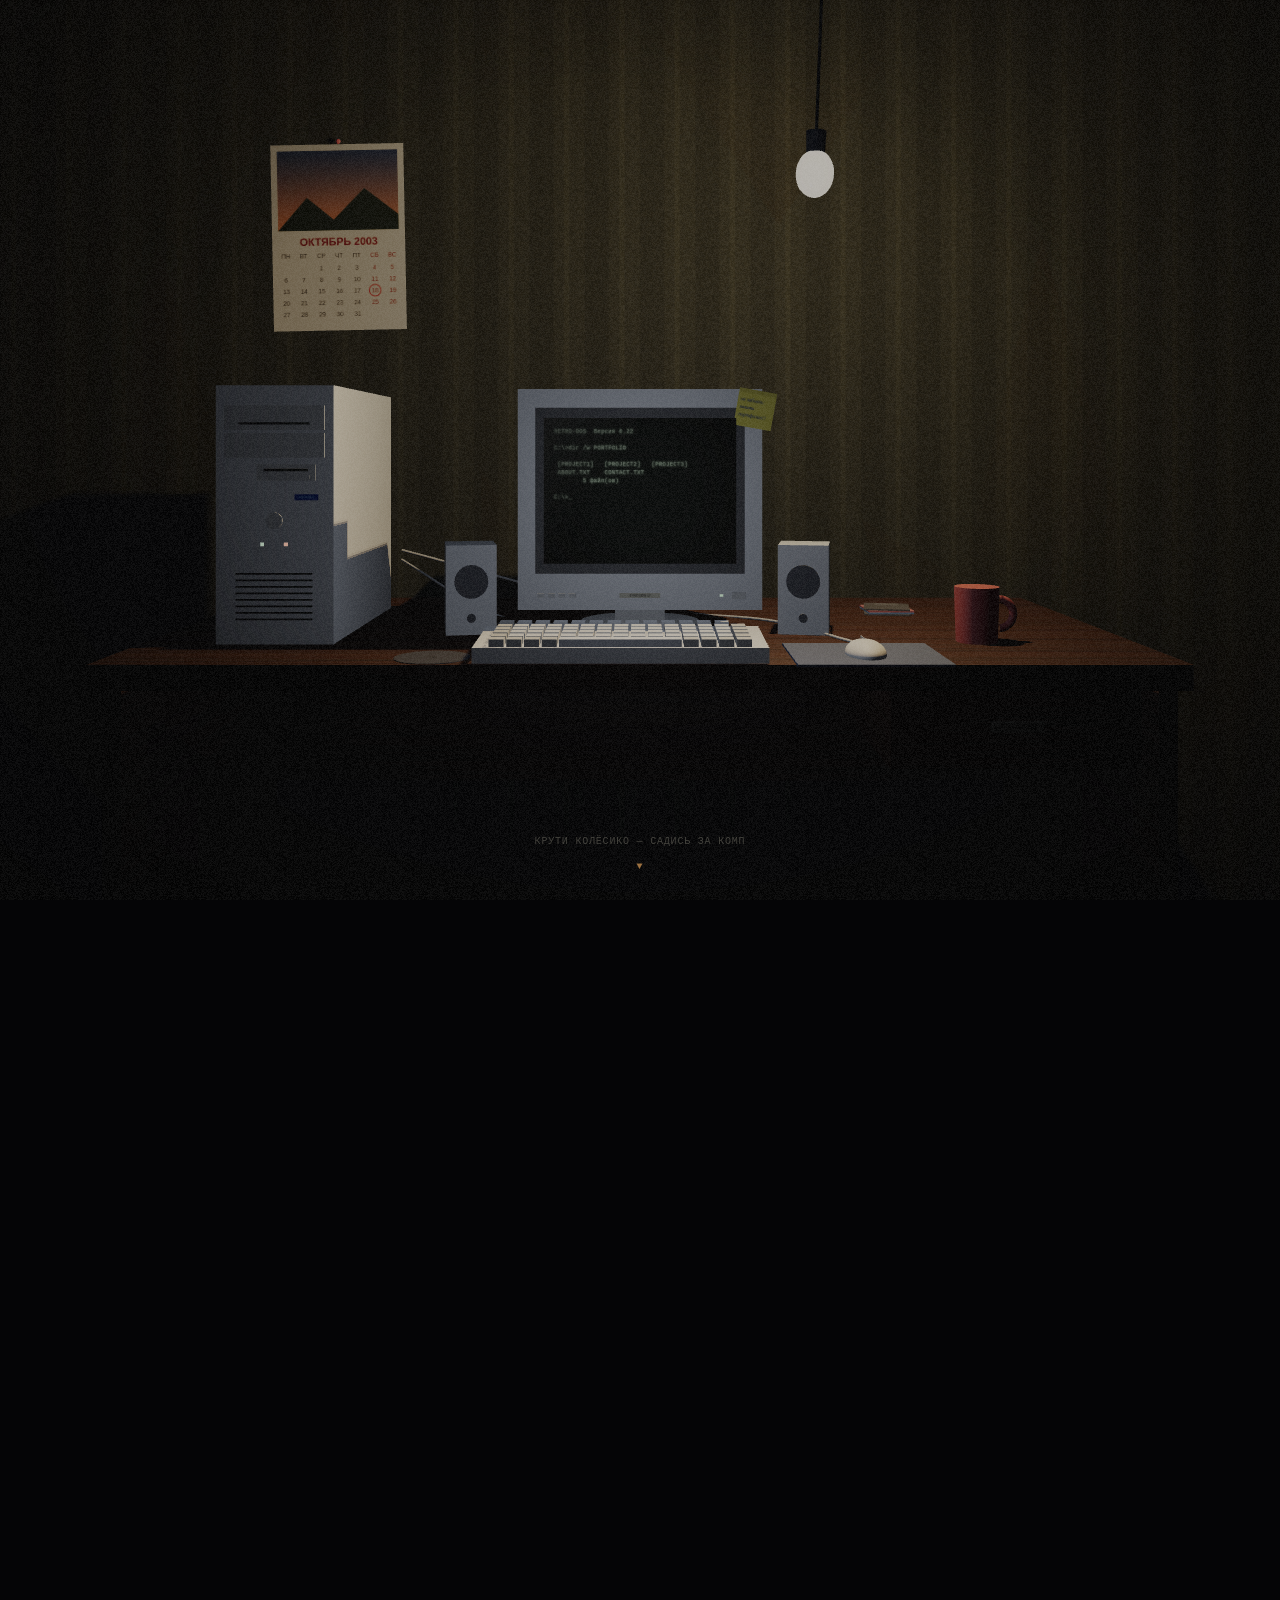
<file: index.html>
<!doctype html>
<html lang="ru">
<head>
<meta charset="utf-8">
<meta name="viewport" content="width=device-width, initial-scale=1, viewport-fit=cover">
<meta http-equiv="Content-Security-Policy" content="default-src 'self'; script-src 'self'; style-src 'self' 'unsafe-inline' https://fonts.googleapis.com; font-src https://fonts.gstatic.com; img-src 'self' data: blob:; connect-src 'none'; media-src 'none'; object-src 'none'; frame-src 'none'; worker-src 'none'; base-uri 'none'; form-action 'none'; upgrade-insecure-requests">
<meta name="referrer" content="no-referrer">
<title>inv1zel.log</title>
<meta name="description" content="Портфолио inv1zel: старый компьютер в тёмной комнате, загрузка и своя операционная система нулевых с проектами внутри.">
<meta name="theme-color" content="#050506">
<meta name="color-scheme" content="dark">
<meta property="og:type" content="website">
<meta property="og:title" content="inv1zel.log">
<meta property="og:description" content="Портфолио inv1zel: старый компьютер в тёмной комнате, загрузка и своя операционная система нулевых с проектами внутри.">
<link rel="icon" href="favicon.svg" type="image/svg+xml">
<script src="guard.js" integrity="sha384-bYv936b9/P+Gq7EsW3YjPHe31feV5deF9gBqMUiL3E011XFOo42CzlOadlzMwbJv"></script>
<link rel="preconnect" href="https://fonts.googleapis.com">
<link rel="preconnect" href="https://fonts.gstatic.com" crossorigin>
<link rel="stylesheet" href="https://fonts.googleapis.com/css2?family=Press+Start+2P&family=Pixelify+Sans:wght@400;600&family=IBM+Plex+Mono:wght@400;600&display=swap">
<link rel="stylesheet" href="style.css" integrity="sha384-71lJg/laCZKkSiZyqaQjt0fuJ3w6I0i/E0/mpQr0ud0KlHImEjcHFde6+wJ6SGkK">
</head>
<body>
<canvas id="scene"></canvas>
<div class="fx vignette"></div>
<div class="fx grain" id="grain"></div>
<div class="hint" id="hint">
  <div>КРУТИ КОЛЁСИКО — САДИСЬ ЗА КОМП</div>
  <div class="arrow">▼</div>
</div>
<div id="track"></div>
<div id="loader"><span>ЗАГРУЗКА</span></div>

<div id="os" hidden>
  <div class="os-desk" id="osDesk" hidden>
    <div class="os-area" id="osArea">
      <div class="os-icons" id="osIcons"></div>
      <canvas class="os-wall" id="osWall" aria-hidden="true"></canvas>
      <div class="os-wallmark"><b data-osname></b><span>v2.4 · build 2003 · <span data-oshost></span>.net</span></div>
    </div>
    <div class="os-panel">
      <button class="btn os-start" id="osStart" aria-haspopup="menu" aria-expanded="false"><i></i><span data-osname></span></button>
      <div class="os-menu bv" id="osMenu" role="menu" hidden></div>
      <div class="os-tasks" id="osTasks"></div>
      <div class="os-tray bv-in"><span>RU</span><span id="osClock">--:--</span></div>
    </div>
  </div>
  <div class="os-boot" id="osBoot" hidden></div>
  <div class="os-crt"></div>
</div>

<script src="vendor/three.min.js" integrity="sha384-CI3ELBVUz9XQO+97x6nwMDPosPR5XvsxW2ua7N1Xeygeh1IxtgqtCkGfQY9WWdHu"></script>
<script src="scene.js" integrity="sha384-uXnaPFQkCCYA7ynVwVBGc6y7daah68S3v/oKAEcnoVLfGp4eZNm28g66LrGJZRCc"></script>
<script src="os.js" integrity="sha384-XsJF3BtSd3YCRRvR1s3SskQVVGkgiA36A/3Qbq6XwDBq56P0UqQMVifJfqlAqj9l"></script>
</body>
</html>
</file>
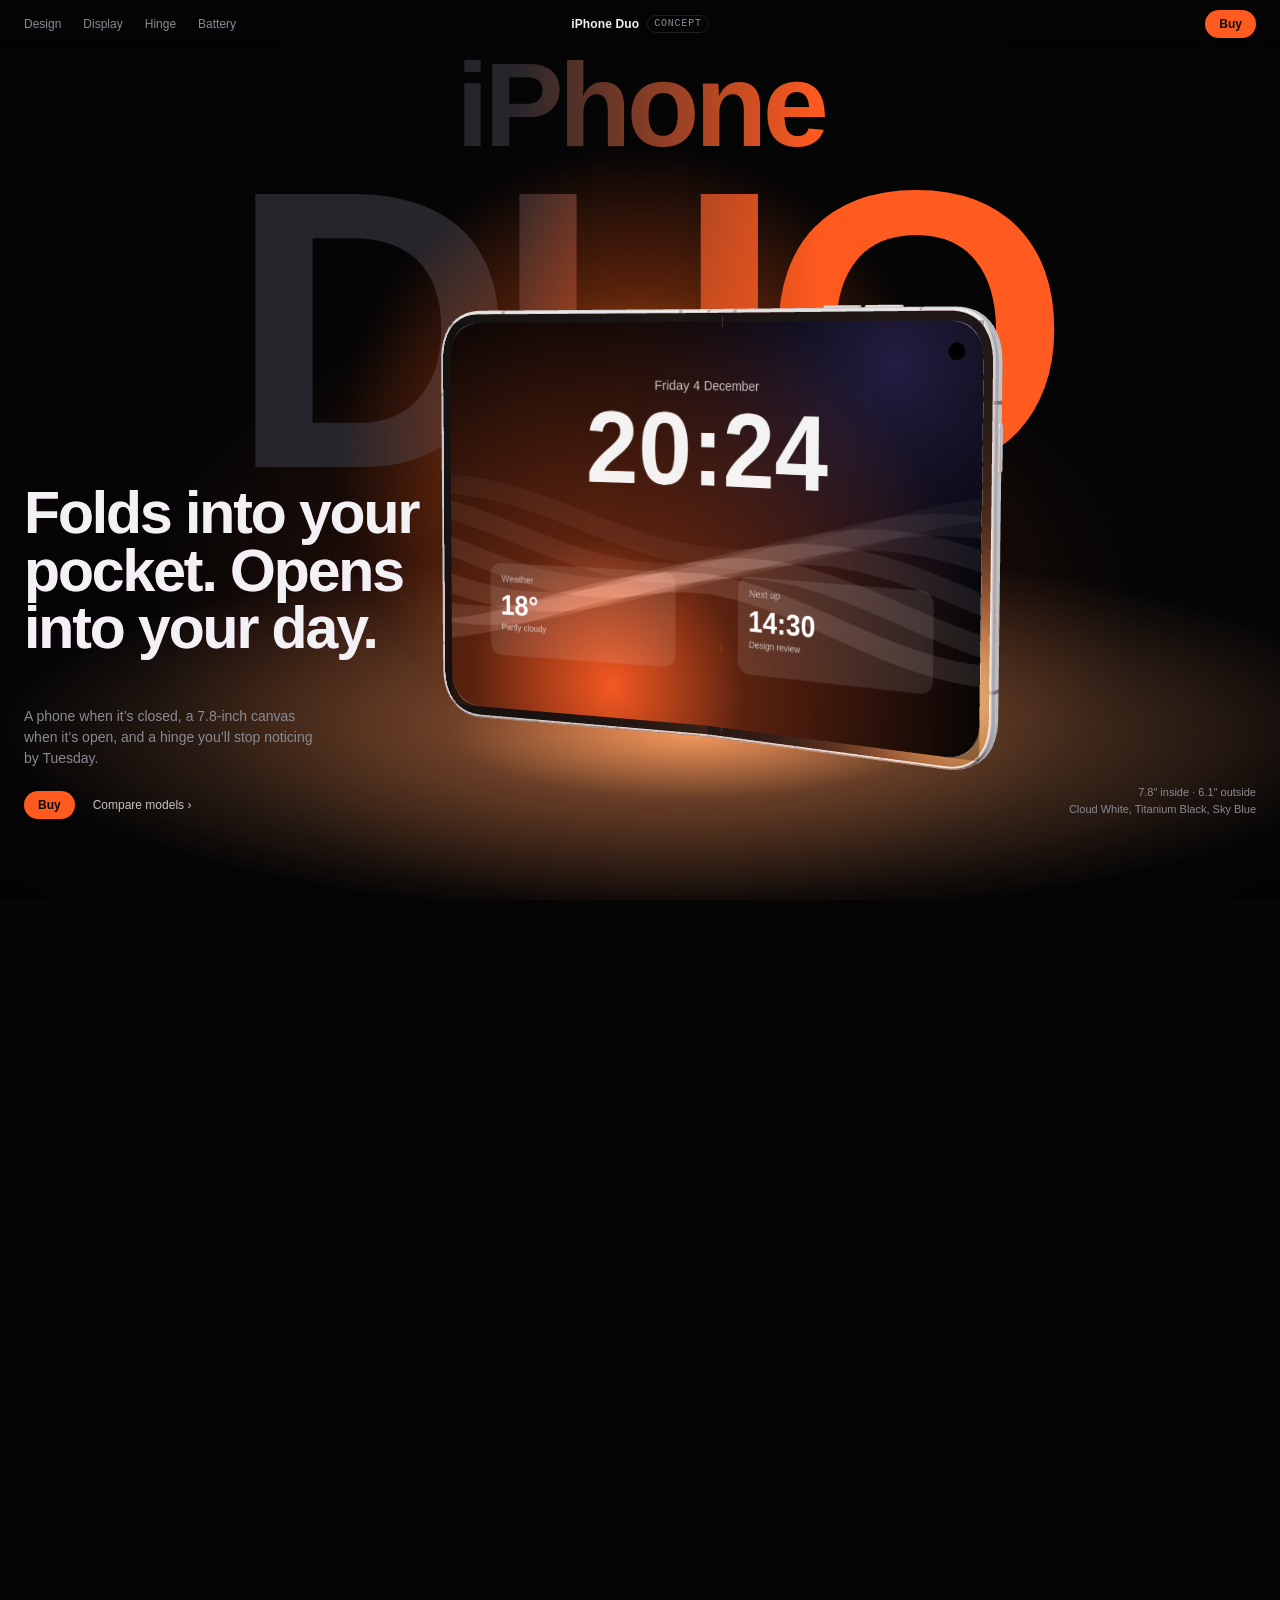
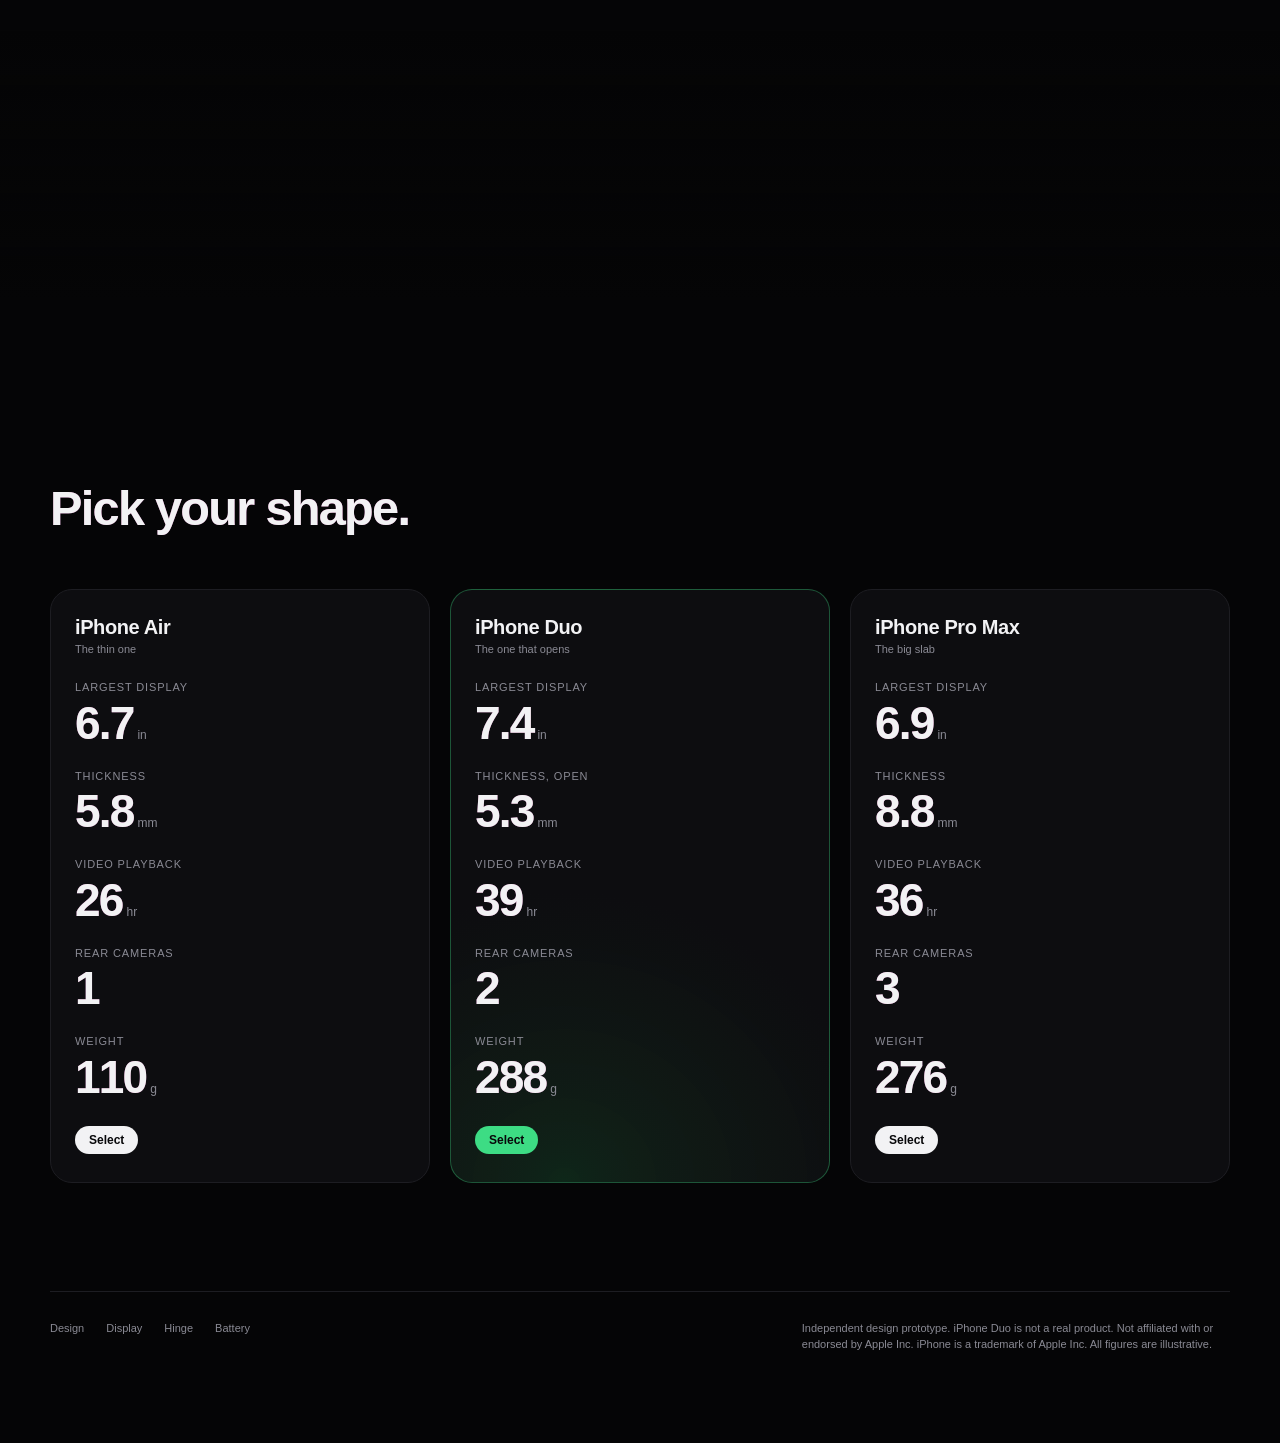
<file: iphone-duo/index.html>
<!doctype html>
<html lang="en">
<head>
<meta charset="utf-8">
<meta name="viewport" content="width=device-width, initial-scale=1, viewport-fit=cover">
<meta http-equiv="Content-Security-Policy" content="default-src 'self'; script-src 'self'; style-src 'self' 'unsafe-inline' https://fonts.googleapis.com; font-src https://fonts.gstatic.com; img-src 'self' data: blob:; connect-src 'self'; media-src 'none'; object-src 'none'; frame-src 'none'; worker-src 'none'; base-uri 'none'; form-action 'none'; upgrade-insecure-requests">
<meta name="referrer" content="no-referrer">
<title>iPhone Duo Concept</title>
<meta name="description" content="iPhone Duo — концепт продающей страницы складного iPhone с живой 3D-моделью, которая складывается при прокрутке.">
<meta name="theme-color" content="#050506">
<meta name="color-scheme" content="dark">
<meta property="og:type" content="website">
<meta property="og:title" content="iPhone Duo Concept">
<meta property="og:description" content="iPhone Duo — концепт продающей страницы складного iPhone с живой 3D-моделью, которая складывается при прокрутке.">
<link rel="icon" href="../favicon.svg" type="image/svg+xml">
<script src="../guard.js" integrity="sha384-bYv936b9/P+Gq7EsW3YjPHe31feV5deF9gBqMUiL3E011XFOo42CzlOadlzMwbJv"></script>
<link rel="preconnect" href="https://fonts.googleapis.com">
<link rel="preconnect" href="https://fonts.gstatic.com" crossorigin>
<link rel="stylesheet" href="https://fonts.googleapis.com/css2?family=Archivo:wdth,wght@62..125,500..900&family=Geist:wght@400;500;600&family=Geist+Mono:wght@400;500&display=swap">
<link rel="stylesheet" href="style.css" integrity="sha384-xwX1UPC7s4O8+GiFvlH+p5+TmOSE6MaiIs61WrS1ycsThfDZE0NDPeflorpP9ma0">
</head>
<body>
<header class="nav">
  <nav class="nav-links" aria-label="Sections">
    <a href="#design" data-go="14">Design</a>
    <a href="#display" data-go="32">Display</a>
    <a href="#hinge" data-go="55">Hinge</a>
    <a href="#battery" data-go="87">Battery</a>
  </nav>
  <div class="nav-title">iPhone Duo <small>concept</small></div>
  <div class="nav-cta"><button class="pill js-buy" type="button">Buy</button></div>
</header>

<main>
<div id="track">
  <section id="stage" aria-label="iPhone Duo product story">
    <div class="halo"></div>
    <div class="bigword" aria-hidden="true"><span class="pre">iPhone</span>DUO</div>
    <div class="orb"></div>
    <canvas id="gl" aria-label="3D iPhone Duo"></canvas>
    <div class="vignette"></div>

    <div class="callouts" id="co-side">
      <div class="co up" data-a="0"><i class="dot"></i><i class="ln"></i><div class="lb"><b>Side button</b><span>Wake, pay, talk to Siri</span></div></div>
      <div class="co dn" data-a="1"><i class="dot"></i><i class="ln"></i><div class="lb"><b>Titanium frame</b><span>Grade 5, brushed by hand</span></div></div>
      <div class="co up" data-a="2"><i class="dot"></i><i class="ln"></i><div class="lb"><b>Action button</b><span>Camera, torch or any shortcut</span></div></div>
    </div>
    <div class="callouts" id="co-hinge">
      <div class="co up" data-a="3"><i class="dot"></i><i class="ln"></i><div class="lb"><b>Liquid-metal hinge</b><span>Closes flat, no gap</span></div></div>
      <div class="co dn" data-a="4"><i class="dot"></i><i class="ln"></i><div class="lb"><b>Crease-free glass</b><span>Ultra-thin, self-levelling</span></div></div>
      <div class="co dn" data-a="5"><i class="dot"></i><i class="ln"></i><div class="lb"><b>Holds any angle</b><span>From 15° to 165°</span></div></div>
    </div>

    <div class="panel p-hero"><div class="hero-in">
      <h1 class="h1 fx">Folds into your pocket. Opens into your day.</h1>
      <p class="copy">A phone when it’s closed, a 7.8-inch canvas when it’s open, and a hinge you’ll stop noticing by Tuesday.</p>
      <div class="row"><button class="pill js-buy" type="button">Buy</button><a class="link" href="#compare">Compare models</a></div>
    </div></div>
    <div class="panel p-hero-meta meta"><div class="hero-in">7.8″ inside · 6.1″ outside<br>Cloud White, Titanium Black, Sky Blue</div></div>

    <div class="panel p-design" id="design">
      <div class="big fx"><span id="n-thick">5.6</span><sup>mm<br>open</sup></div>
      <h2 class="h2 fx">Titanium,<br>folded thin.</h2>
      <p class="copy">Open, it’s thinner than a pencil. Closed, it’s an ordinary phone with two cameras and no compromises.</p>
    </div>

    <div class="panel p-display1" id="display">
      <div class="big fx"><span id="n-nits">3,000</span><sup>nits</sup></div>
      <h2 class="h2 fx">Bright enough for noon.<br>Dim enough for midnight.</h2>
      <p class="copy">The inner display peaks at 3,000 nits outdoors and drops to a single nit in bed.</p>
    </div>

    <div class="panel p-display2">
      <h2 class="h2 fx" style="font-size:clamp(26px,2.6vw,38px)">Two apps,<br>side by side.</h2>
      <p class="copy">Cut a video on the left while the export runs on the right. Drag anything across the fold.</p>
      <dl class="specs">
        <div><dt>Inner display</dt><dd>7.8 in, 120 Hz</dd></div>
        <div><dt>Cover display</dt><dd>6.1 in, Always-On</dd></div>
        <div><dt>Contrast</dt><dd>2,000,000:1</dd></div>
        <div><dt>Crease</dt><dd>&lt; 0.1 mm</dd></div>
      </dl>
    </div>

    <div class="panel p-hinge" id="hinge">
      <div class="big fx"><span id="n-folds">200,000</span><sup>folds</sup></div>
      <h2 class="h2 fx">Tested to fold<br>for years.</h2>
      <p class="copy">A liquid-metal hinge that holds any angle. Stand it up for a call, half-open it for a video, close it without a gap.</p>
    </div>

    <div class="panel p-finish">
      <h2 class="h2 fx">Three finishes.<br>Both sides.</h2>
      <p class="copy">Matte glass on the back, titanium on the edges. The colour wraps all the way round the fold.</p>
      <div class="swatches" role="group" aria-label="Finish">
        <button class="sw" type="button" data-finish="white" aria-pressed="true"><i style="background:linear-gradient(140deg,#f3efe6,#cfc8b8)"></i><b>Cloud White</b><span>Matte glass</span></button>
        <button class="sw" type="button" data-finish="black" aria-pressed="false"><i style="background:linear-gradient(140deg,#3b3c40,#15161a)"></i><b>Titanium Black</b><span>Matte glass</span></button>
        <button class="sw" type="button" data-finish="blue" aria-pressed="false"><i style="background:linear-gradient(140deg,#c9dcf2,#86a7cf)"></i><b>Sky Blue</b><span>Matte glass</span></button>
      </div>
    </div>

    <div class="panel p-batt-num" id="battery">
      <div class="big fx"><span id="n-hours">30</span><sup>hours</sup></div>
      <p class="copy" style="margin-top:6px">Of video on one charge. Two cells, one on each side of the fold.</p>
    </div>
    <div class="panel p-batt-title"><h2 class="h1 fx">Fold it. Forget it.</h2></div>
    <div class="panel p-batt-cta"><div class="row" style="justify-content:flex-end;margin:0 0 10px"><button class="pill js-buy" type="button">Buy</button><a class="link" href="#compare">Compare models</a></div><div class="meta">256 GB to 1 TB · Three finishes</div></div>

    <div class="boot">iPhone Duo</div>
  </section>
</div>

<section class="compare" id="compare">
  <div class="wrap">
    <h2 class="h2 fx" id="cmp-title">Pick your shape.</h2>
    <div class="cols">
      <article class="col">
        <h3>iPhone Air<small>The thin one</small></h3>
        <div class="stat"><div class="k">Largest display</div><span class="val" data-v="6.5">6.5</span><span class="u">in</span></div>
        <div class="stat"><div class="k">Thickness</div><span class="val" data-v="5.6">5.6</span><span class="u">mm</span></div>
        <div class="stat"><div class="k">Video playback</div><span class="val" data-v="27">27</span><span class="u">hr</span></div>
        <div class="stat"><div class="k">Rear cameras</div><span class="val" data-v="1">1</span></div>
        <div class="stat"><div class="k">Weight</div><span class="val" data-v="165">165</span><span class="u">g</span></div>
        <button class="pill js-buy" type="button" style="background:var(--fg)">Select</button>
      </article>
      <article class="col hl">
        <h3>iPhone Duo<small>The one that opens</small></h3>
        <div class="stat"><div class="k">Largest display</div><span class="val" data-v="7.8">7.8</span><span class="u">in</span></div>
        <div class="stat"><div class="k">Thickness, open</div><span class="val" data-v="5.6">5.6</span><span class="u">mm</span></div>
        <div class="stat"><div class="k">Video playback</div><span class="val" data-v="30">30</span><span class="u">hr</span></div>
        <div class="stat"><div class="k">Rear cameras</div><span class="val" data-v="2">2</span></div>
        <div class="stat"><div class="k">Weight</div><span class="val" data-v="239">239</span><span class="u">g</span></div>
        <button class="pill go js-buy" type="button">Select</button>
      </article>
      <article class="col">
        <h3>iPhone Pro Max<small>The big slab</small></h3>
        <div class="stat"><div class="k">Largest display</div><span class="val" data-v="6.9">6.9</span><span class="u">in</span></div>
        <div class="stat"><div class="k">Thickness</div><span class="val" data-v="8.8">8.8</span><span class="u">mm</span></div>
        <div class="stat"><div class="k">Video playback</div><span class="val" data-v="37">37</span><span class="u">hr</span></div>
        <div class="stat"><div class="k">Rear cameras</div><span class="val" data-v="3">3</span></div>
        <div class="stat"><div class="k">Weight</div><span class="val" data-v="231">231</span><span class="u">g</span></div>
        <button class="pill js-buy" type="button" style="background:var(--fg)">Select</button>
      </article>
    </div>
    <footer>
      <nav><a href="#design" data-go="14">Design</a><a href="#display" data-go="32">Display</a><a href="#hinge" data-go="55">Hinge</a><a href="#battery" data-go="87">Battery</a></nav>
      <p>Independent design prototype. iPhone Duo is not a real product. Not affiliated with or endorsed by Apple Inc. iPhone is a trademark of Apple Inc. All figures are illustrative.</p>
    </footer>
  </div>
</section>
</main>
<div class="toast" id="toast" role="status">Prototype only — checkout isn’t connected.</div>
<script src="../vendor/three.min.js" integrity="sha384-CI3ELBVUz9XQO+97x6nwMDPosPR5XvsxW2ua7N1Xeygeh1IxtgqtCkGfQY9WWdHu"></script>
<script src="vendor/gsap.min.js" integrity="sha384-g4NTh/Iv5PPU4xPyhEWqPcwtNXOvdaDI8LLnyYfyNZOjKJeYQyjzQ9X5275eBjpt"></script>
<script src="vendor/ScrollTrigger.min.js" integrity="sha384-Z3REaz79l2IaAZqJsSABtTbhjgOUYyV3p90XNnAPCSHg3EMTz1fouunq9WZRtj3d"></script>
<script src="vendor/lenis.min.js" integrity="sha384-B2WBjDzEjJpYvhmi2UyEn7rektqkf5suS6sNoyyrf0EBAwBHdkiXxIlU0V5Ru2ed"></script>
<script src="app.js" integrity="sha384-PdbaAWbX+2mStouNGBHgPlpKkWmdvnMsO0+5jV7vuPIESuJ8RGPSgV+Ifw8z8w0N"></script>
</body>
</html>
</file>
<file: style.css>
/* what the artifact preview skeleton used to provide */
body { margin: 0; font-size: 14px; }
img { max-width: 100%; }
[hidden] { display: none !important; }
/* Layout: fixed full-screen WebGL canvas, tall scroll track drives the camera dolly */
  :root {
    --void: #050506;
    --phosphor: #b9c7b4;
    --amber: #ffb766;
    --dim: #6c6a60;
    --pixel: "Press Start 2P", "Courier New", monospace;
    color-scheme: dark;
  }
  html, body { background: var(--void); color: var(--phosphor); }
  body { font-family: var(--pixel); }
  #scene { position: fixed; inset: 0; width: 100%; height: 100%; display: block; }
  body.os-on #scene, body.os-on .fx, body.os-on .hint { visibility: hidden; }
  #track { height: 520vh; }

  .fx { position: fixed; inset: 0; pointer-events: none; }
  .vignette { background: radial-gradient(ellipse at 50% 45%, transparent 45%, rgba(0,0,0,.75) 100%); }
  .grain { opacity: .07; mix-blend-mode: screen; animation: grain .4s steps(4) infinite; }
  @keyframes grain {
    0% { background-position: 0 0 } 25% { background-position: -40px 20px }
    50% { background-position: 30px -50px } 75% { background-position: -20px -10px }
  }

  .hint {
    position: fixed; left: 0; right: 0;
    bottom: calc(28px + env(safe-area-inset-bottom, 0px));
    padding-left: max(16px, env(safe-area-inset-left, 0px));
    padding-right: max(16px, env(safe-area-inset-right, 0px));
    display: grid; justify-items: center; gap: 14px;
    font-size: 10px; letter-spacing: .08em; color: var(--dim);
    text-align: center; pointer-events: none; transition: opacity .4s;
  }
  .hint .arrow { color: var(--amber); animation: bob 1.4s ease-in-out infinite; }
  @keyframes bob { 50% { transform: translateY(6px) } }

  #loader {
    position: fixed; inset: 0; display: grid; place-items: center;
    background: var(--void); font-size: 12px; color: var(--dim);
    transition: opacity .8s;
  }
  #loader.gone { opacity: 0; pointer-events: none; }
  #loader span::after { content: "_"; animation: blink 1s steps(1) infinite; }
  @keyframes blink { 50% { opacity: 0 } }

  @media (prefers-reduced-motion: reduce) {
    .grain, .hint .arrow { animation: none; }
  }

  /* ================= inv1zel.log: the OS inside the CRT =================
     Layout: desktop fills the tube, icon column left, Motif-style panel at the bottom,
     floating bevelled windows above. Single committed look (no light/dark split). */
  #os {
    --desk: #141517;
    --desk-dot: #1c1d20;
    --chrome: #c6c2b6;
    --chrome-hi: #f3f0e7;
    --chrome-lo: #807b6d;
    --chrome-dk: #2b2923;
    --paper: #f6f4ec;
    --ink: #17160f;
    --title-a: #1b3a6b;
    --title-b: #3f74a8;
    --title-off: #8d897d;
    --sel: #1b3a6b;
    --term: #0c100d;
    --term-ink: #b9e0b2;
    --warn: #b8322a;
    --ui: Tahoma, Verdana, "DejaVu Sans", "Segoe UI", sans-serif;
    --mono: "IBM Plex Mono", "DejaVu Sans Mono", "Courier New", monospace;
    --badge: "Pixelify Sans", Tahoma, sans-serif;
    position: fixed; inset: 0; z-index: 50;
    touch-action: manipulation; -webkit-tap-highlight-color: transparent;
    font-family: var(--ui); font-size: 12px; color: var(--ink);
    background: #000; overflow: hidden;
    opacity: 1; transition: opacity .5s;
  }
  #os.leaving { opacity: 0; }
  #os [hidden], #os[hidden] { display: none !important; }

  /* boot log */
  .os-boot {
    position: absolute; inset: 0; background: #000; color: #c9c9c9;
    font: 13px/1.45 var(--mono);
    padding: max(20px, env(safe-area-inset-top, 0px)) max(16px, env(safe-area-inset-right, 0px)) 20px max(16px, env(safe-area-inset-left, 0px));
    overflow: hidden; white-space: pre-wrap;
  }
  .os-boot .ok { color: #5fd35f; }
  .os-boot .hl { color: #fff; }
  .os-weave {   /* the X11 root window stipple, seen for a blink before the WM paints */
    position: absolute; inset: 0;
    background: repeating-conic-gradient(#000 0 25%, #888 0 50%) 0 0 / 4px 4px;
  }

  /* desktop */
  .os-desk {
    position: absolute; inset: 0; display: grid; grid-template-rows: minmax(0, 1fr) auto; grid-template-columns: minmax(0, 1fr);
    background:
      radial-gradient(var(--desk-dot) 1px, transparent 1.5px) 0 0 / 6px 6px,
      var(--desk);
  }
  .os-area { position: relative; min-height: 0; overflow: hidden; }
  .os-icons {
    position: absolute; top: 14px; left: max(14px, env(safe-area-inset-left, 0px));
    display: grid; gap: 10px; justify-items: center; z-index: 1;
  }
  .os-icon {
    width: 84px; display: grid; justify-items: center; gap: 4px;
    background: none; border: 1px dotted transparent; padding: 6px 2px;
    color: #fff; font: 12px var(--ui); text-shadow: 1px 1px 0 #000; cursor: default;
  }
  .os-icon svg { width: 36px; height: 36px; image-rendering: pixelated; }
  .os-icon span { padding: 1px 3px; }
  .os-icon.sel span, .os-icon:focus-visible span { background: var(--sel); text-shadow: none; }
  .os-icon:focus-visible { outline: none; border-color: #fff; }
  .os-wall { position: absolute; inset: 0; width: 100%; height: 100%; display: block; }
  .os-wallmark {
    position: absolute; right: max(22px, env(safe-area-inset-right, 0px)); bottom: 18px;
    font: 11px var(--mono); color: rgba(210,212,216,.42); text-align: right; letter-spacing: .18em;
    text-transform: uppercase; pointer-events: none;
  }
  .os-wallmark b {   /* Y2K chrome lettering with a travelling glint */
    display: block; font: 600 clamp(30px, 6vw, 56px)/1 var(--badge); letter-spacing: .02em; text-transform: none;
    background: linear-gradient(180deg, #ffffff 0%, #d4d6da 38%, #55585e 50%, #b9bcc2 62%, #f2f3f5 100%);
    -webkit-background-clip: text; background-clip: text; color: transparent;
    filter: drop-shadow(0 0 8px rgba(255,255,255,.12)) drop-shadow(0 2px 0 rgba(0,0,0,.7));
    position: relative; margin-bottom: 6px;
  }
  .os-wallmark b::after {
    content: attr(data-text); position: absolute; inset: 0;
    background: linear-gradient(100deg, transparent 40%, rgba(255,255,255,.95) 50%, transparent 60%) -150% 0 / 250% 100% no-repeat;
    -webkit-background-clip: text; background-clip: text; color: transparent;
    animation: glint 5s ease-in-out infinite;
  }
  @keyframes glint { 0%, 55% { background-position: -150% 0 } 85%, 100% { background-position: 250% 0 } }

  /* bevel primitives */
  .bv { border: 2px solid; border-color: var(--chrome-hi) var(--chrome-dk) var(--chrome-dk) var(--chrome-hi); }
  .bv-in { border: 2px solid; border-color: var(--chrome-lo) var(--chrome-hi) var(--chrome-hi) var(--chrome-lo); }
  .btn {
    display: inline-flex; align-items: center; justify-content: center; gap: 6px;
    background: var(--chrome); color: var(--ink); font: 12px var(--ui);
    padding: 4px 12px; min-height: 26px; cursor: pointer; text-decoration: none;
    border: 2px solid; border-color: var(--chrome-hi) var(--chrome-dk) var(--chrome-dk) var(--chrome-hi);
  }
  .btn:active, .btn.on { border-color: var(--chrome-dk) var(--chrome-hi) var(--chrome-hi) var(--chrome-dk); }
  .btn:focus-visible { outline: 1px dotted var(--ink); outline-offset: -5px; }
  .btn.primary { font-weight: bold; }

  /* panel */
  .os-panel {
    display: flex; align-items: stretch; gap: 4px; background: var(--chrome);
    border-top: 2px solid var(--chrome-hi);
    padding: 3px max(4px, env(safe-area-inset-right, 0px)) calc(3px + env(safe-area-inset-bottom, 0px)) max(4px, env(safe-area-inset-left, 0px));
    position: relative; z-index: 9000;
  }
  .os-start { font: 13px var(--badge); padding-inline: 10px; gap: 7px; }
  .os-start i { width: 12px; height: 12px; border-radius: 50%; background: radial-gradient(circle at 35% 30%, #ffffff, #b8bbc0 45%, #3c3f44 100%); box-shadow: 0 0 4px rgba(255,255,255,.5); }
  .os-tasks { flex: 1; display: flex; gap: 3px; min-width: 0; overflow: hidden; }
  .os-tasks .btn { justify-content: flex-start; flex: 0 1 170px; min-width: 0; padding-inline: 8px; }
  .os-tasks .btn span { overflow: hidden; text-overflow: ellipsis; white-space: nowrap; }
  .os-tasks .btn svg { width: 16px; height: 16px; flex: none; }
  .os-tray { display: flex; align-items: center; gap: 10px; padding-inline: 10px; font-variant-numeric: tabular-nums; }
  .os-menu {
    position: absolute; left: max(4px, env(safe-area-inset-left, 0px)); bottom: calc(100% + 1px);
    background: var(--chrome); min-width: 230px; display: grid; padding: 2px;
  }
  .os-menu .side {
    position: absolute; left: 0; top: 0; bottom: 0; width: 24px; background: linear-gradient(var(--title-b), var(--title-a));
    color: #fff; font: 13px var(--badge); writing-mode: vertical-rl; transform: rotate(180deg);
    display: flex; align-items: center; padding: 8px 0; letter-spacing: .1em;
  }
  .os-menu button {
    display: flex; align-items: center; gap: 10px; background: none; border: 0; text-align: left;
    font: 12px var(--ui); padding: 7px 14px 7px 34px; cursor: pointer; color: var(--ink);
  }
  .os-menu button svg { width: 20px; height: 20px; }
  .os-menu button:hover, .os-menu button:focus-visible { background: var(--sel); color: #fff; outline: none; }
  .os-menu hr { border: 0; border-top: 1px solid var(--chrome-lo); border-bottom: 1px solid var(--chrome-hi); margin: 3px 4px 3px 30px; }

  /* windows */
  .win {
    position: absolute; display: flex; flex-direction: column; background: var(--chrome);
    border: 2px solid; border-color: var(--chrome-hi) var(--chrome-dk) var(--chrome-dk) var(--chrome-hi);
    box-shadow: 1px 1px 0 #000, 6px 8px 0 rgba(0,0,0,.25);
    padding: 2px; min-width: 0; box-sizing: border-box;
    animation: winIn .16s steps(3);
  }
  @keyframes winIn { from { transform: scale(.92); opacity: .4 } }
  .win.max { left: 0 !important; top: 0 !important; width: 100% !important; height: 100% !important; box-shadow: none; }
  .win[hidden] { display: none !important; }
  .win-bar {
    display: flex; align-items: center; gap: 6px; height: 22px; padding: 0 2px 0 5px;
    background: var(--title-off); color: #e9e6dc; font-weight: bold; user-select: none; touch-action: none;
  }
  .win.active .win-bar { background: linear-gradient(90deg, var(--title-a), var(--title-b)); color: #fff; }
  .win-bar svg { width: 16px; height: 16px; flex: none; }
  .win-title { flex: 1; min-width: 0; overflow: hidden; white-space: nowrap; text-overflow: ellipsis; }
  .win-btns { display: flex; gap: 2px; }
  .win-btns button {
    width: 18px; height: 16px; padding: 0; background: var(--chrome); cursor: pointer;
    border: 2px solid; border-color: var(--chrome-hi) var(--chrome-dk) var(--chrome-dk) var(--chrome-hi);
    display: grid; place-items: center; color: var(--ink);
  }
  .win-btns button:active { border-color: var(--chrome-dk) var(--chrome-hi) var(--chrome-hi) var(--chrome-dk); }
  .win-btns svg { width: 8px; height: 8px; }
  .win-menu { display: flex; gap: 2px; padding: 2px 2px 3px; }
  .win-menu span { padding: 1px 6px; }
  .win-menu span::first-letter { text-decoration: underline; }
  .win-body { flex: 1; min-height: 0; overflow: auto; }
  .win-status { display: flex; gap: 3px; padding-top: 3px; }
  .win-status span { flex: 1; padding: 1px 6px; border: 1px solid; border-color: var(--chrome-lo) var(--chrome-hi) var(--chrome-hi) var(--chrome-lo); white-space: nowrap; overflow: hidden; text-overflow: ellipsis; }
  .win-status span:last-child { flex: 0 0 auto; }

  .paper { background: var(--paper); }
  .sunken { border: 2px solid; border-color: var(--chrome-lo) var(--chrome-hi) var(--chrome-hi) var(--chrome-lo); box-shadow: inset 1px 1px 0 var(--chrome-dk); }

  /* whoami */
  .who { display: grid; grid-template-columns: auto 1fr; gap: 18px; padding: 16px; background: var(--term); color: var(--term-ink); font: 13px/1.55 var(--mono); min-height: 100%; }
  .who pre { margin: 0; color: #ffb766; font: 12px/1.15 var(--mono); }
  .who-main { min-width: 0; max-width: 62ch; }
  .who .p { color: #6fb3ff; }
  .who .p b { color: var(--term-ink); font-weight: normal; }
  .who h2 { margin: 6px 0 0; font: 22px var(--badge); color: #fff; text-wrap: balance; }
  .who .role { margin: 0 0 12px; color: #9bb59a; }
  .who p { margin: 0 0 10px; }
  .who ul { list-style: none; padding: 0; margin: 0 0 12px; display: grid; gap: 2px; }
  .who li { display: grid; grid-template-columns: minmax(0, 15ch) auto; gap: 12px; }
  .who .bar { color: #5fd35f; letter-spacing: -.02em; white-space: pre; }
  .who .cur::after { content: "█"; animation: blink 1s steps(1) infinite; }

  /* files */
  .fm { display: grid; grid-template-rows: auto 1fr; height: 100%; gap: 3px; }
  .fm-tools { display: flex; gap: 3px; align-items: center; }
  .fm-tools .btn { padding-inline: 8px; }
  .fm-tools .btn:disabled { color: var(--chrome-lo); text-shadow: 1px 1px 0 var(--chrome-hi); cursor: default; }
  .fm-path { flex: 1; min-width: 0; background: var(--paper); padding: 3px 6px; font: 12px var(--mono); white-space: nowrap; overflow: hidden; text-overflow: ellipsis; }
  .fm-main { display: grid; grid-template-columns: 196px 1fr; gap: 3px; min-height: 0; }
  .fm-tree { background: var(--paper); padding: 6px 4px; overflow: auto; font-size: 12px; }
  .fm-tree button { display: flex; align-items: center; gap: 4px; width: 100%; background: none; border: 0; padding: 2px 4px; font: 12px var(--ui); color: var(--ink); cursor: pointer; text-align: left; }
  .fm-tree button svg { width: 16px; height: 16px; flex: none; }
  .fm-tree button.cur { background: var(--sel); color: #fff; }
  .fm-tree .d1 { padding-left: 14px; } .fm-tree .d2 { padding-left: 24px; } .fm-tree .d3 { padding-left: 34px; }
  .fm-view { background: var(--paper); overflow: auto; min-width: 0; }
  .fm-grid { display: flex; flex-wrap: wrap; align-content: flex-start; gap: 6px; padding: 12px; }
  .fm-grid .os-icon { color: var(--ink); text-shadow: none; width: 112px; }
  .os-icon span { max-width: 100%; overflow-wrap: anywhere; text-align: center; }
  .fm-grid .os-icon.sel span, .fm-grid .os-icon:focus-visible span { color: #fff; }
  .fm-grid .os-icon:focus-visible { border-color: var(--ink); }

  .proj { padding: 14px; display: grid; gap: 14px; }
  .shot { aspect-ratio: 16 / 9; max-width: 100%; width: 460px; border: 2px solid; border-color: var(--chrome-lo) var(--chrome-hi) var(--chrome-hi) var(--chrome-lo);
    display: grid; grid-template-rows: auto 1fr; background: hsl(var(--h) 35% 22%); overflow: hidden; }
  .shot-bar { display: flex; gap: 4px; align-items: center; padding: 4px 6px; background: #d8d4c8; font: 10px var(--mono); color: #555; }
  .shot-bar i { width: 7px; height: 7px; background: #9a9688; border-radius: 50%; }
  .shot-bar span { margin-left: 6px; background: #fff; padding: 1px 6px; flex: 1; min-width: 0; overflow: hidden; white-space: nowrap; }
  .shot-body { display: grid; align-content: center; justify-items: start; gap: 8px; padding: 6% 8%;
    background: linear-gradient(135deg, hsl(var(--h) 55% 32%), hsl(calc(var(--h) + 40) 50% 18%)); color: #fff; }
  .shot-body b { font: clamp(18px, 4vw, 30px) var(--badge); }
  .shot-body s { display: block; height: 6px; width: 60%; background: rgba(255,255,255,.35); text-decoration: none; }
  .shot-body s + s { width: 40%; }
  .proj h3 { margin: 0; font: 20px var(--badge); }
  .proj dl { display: grid; grid-template-columns: auto 1fr; gap: 4px 14px; margin: 0; }
  .proj dt { color: #5d5a50; }
  .proj dd { margin: 0; display: flex; flex-wrap: wrap; gap: 4px; }
  .tag { font: 11px var(--mono); padding: 0 5px; border: 1px solid var(--chrome-lo); background: #ebe7da; }
  .proj p { margin: 0; max-width: 62ch; line-height: 1.55; }
  .proj-points { margin: 0; padding-left: 18px; max-width: 64ch; display: grid; gap: 8px; line-height: 1.5; }
  .proj-points li::marker { color: var(--chrome-lo); }
  /* gold-on-black mock of the Aurum Dental hero, standing in for a screenshot */
  .shot.gold .shot-body { background: radial-gradient(ellipse at 70% 40%, #2a2112, #0b0906 70%); justify-items: start; }
  .shot.gold small { font: 10px var(--mono); letter-spacing: .25em; text-transform: uppercase; color: #b89a5e; }
  .shot.gold b { font: italic 600 clamp(22px, 5vw, 40px) Georgia, "Times New Roman", serif;
    background: linear-gradient(180deg, #f7e3a8, #c9a24e 55%, #8a6a2a); -webkit-background-clip: text; background-clip: text; color: transparent; }
  .shot.carbon .shot-body { justify-items: start;
    background: linear-gradient(120deg, rgba(255,255,255,.07), transparent 40%),
      repeating-linear-gradient(45deg, #1b1c1f 0 4px, #141517 4px 8px), #151618; }
  .shot.carbon small { font: 10px var(--mono); letter-spacing: .3em; text-transform: uppercase; color: #8d9096; }
  .shot.carbon b { font: 600 clamp(22px, 5vw, 40px) var(--ui); letter-spacing: .18em; text-transform: uppercase;
    background: linear-gradient(180deg, #ffffff, #a9adb4 50%, #4f5258 52%, #d6d9de); -webkit-background-clip: text; background-clip: text; color: transparent; }
  .shot.carbon em { font: 11px var(--ui); font-style: normal; color: #e6e7ea; border: 1px solid #6d7076; padding: 5px 14px; letter-spacing: .1em; text-transform: uppercase; }
  .shot.nocturne .shot-body { justify-items: start;
    background: radial-gradient(ellipse at 75% 30%, rgba(120,110,160,.35), transparent 55%), radial-gradient(ellipse at 20% 90%, rgba(60,50,80,.5), transparent 60%), #0c0b10; }
  .shot.nocturne small { font: 10px var(--mono); letter-spacing: .3em; text-transform: uppercase; color: #8e8a99; }
  .shot.nocturne b { font: 300 italic clamp(26px, 6vw, 48px)/1 Georgia, "Times New Roman", serif; color: #ece8df; letter-spacing: .01em; }
  .shot.nocturne em { font: 10px var(--mono); font-style: normal; color: #0c0b10; background: #ece8df; border-radius: 999px; padding: 5px 12px; letter-spacing: .08em; text-transform: uppercase; }
  .shot.gold em { font: 11px var(--ui); font-style: normal; color: #0b0906; background: linear-gradient(#e9cd85, #b8913f); padding: 5px 12px; }
  .proj .acts { display: flex; flex-wrap: wrap; gap: 6px; }

  /* mail */
  .mail { display: grid; grid-template-columns: 150px 1fr; grid-template-rows: auto 1fr; gap: 3px; height: 100%; }
  .mail-tools { grid-column: 1 / -1; display: flex; gap: 3px; }
  .mail-folders { background: var(--paper); padding: 4px; display: grid; align-content: start; gap: 1px; }
  .mail-folders div { padding: 3px 6px; display: flex; justify-content: space-between; }
  .mail-folders .cur { background: var(--sel); color: #fff; }
  .mail-right { display: grid; grid-template-rows: auto 1fr; gap: 3px; min-width: 0; min-height: 0; }
  .mail-list { background: var(--paper); }
  .mail-list table { width: 100%; border-collapse: collapse; }
  .mail-list th { background: var(--chrome); text-align: left; font-weight: normal; padding: 2px 6px; border: 1px solid; border-color: var(--chrome-hi) var(--chrome-dk) var(--chrome-dk) var(--chrome-hi); }
  .mail-list td { padding: 3px 6px; white-space: nowrap; }
  .mail-list tr.cur td { background: var(--sel); color: #fff; }
  .mail-list tr.unread td { font-weight: bold; }
  .mail-msg { background: var(--paper); overflow: auto; min-width: 0; }
  .mail-head { padding: 8px 12px; border-bottom: 1px solid var(--chrome-lo); display: grid; grid-template-columns: auto 1fr; gap: 2px 10px; }
  .mail-head dt { color: #5d5a50; } .mail-head dd { margin: 0; }
  .mail-text { padding: 12px; max-width: 62ch; line-height: 1.55; }
  .mail-text p { margin: 0 0 10px; }
  .contacts { display: grid; gap: 6px; margin: 4px 0 14px; }
  .contact { display: grid; grid-template-columns: 90px minmax(0, 1fr) auto; gap: 8px; align-items: center; padding: 6px 8px; background: #ebe7da; border: 1px solid var(--chrome-lo); }
  .contact dt { color: #5d5a50; } .contact dd { margin: 0; font: 13px var(--mono); overflow-wrap: anywhere; user-select: all; }
  .contact dd.nomail { font: italic 12px var(--ui); color: #5d5a50; user-select: auto; }
  .contact a { color: var(--title-a); }

  .dlg { display: grid; grid-template-columns: auto 1fr; gap: 14px; padding: 16px; align-items: start; }
  .dlg svg { width: 32px; height: 32px; }
  .dlg p { margin: 0 0 8px; line-height: 1.5; }
  .dlg .acts { grid-column: 1 / -1; display: flex; justify-content: flex-end; gap: 6px; }

  /* browser chrome */
  .br { display: grid; grid-template-rows: auto auto auto 1fr; gap: 3px; height: 100%; box-sizing: border-box; }
  .br-tools { display: flex; gap: 3px; align-items: center; flex-wrap: wrap; }
  .br-tools .btn { padding-inline: 8px; }
  .br-tools .btn:disabled { color: var(--chrome-lo); text-shadow: 1px 1px 0 var(--chrome-hi); cursor: default; }
  .br-throb { margin-left: auto; width: 32px; height: 28px; display: grid; place-items: center; background: #111; }
  .br-throb i { width: 16px; height: 16px; border-radius: 50%; background: radial-gradient(circle at 35% 30%, #fff, #9a9da3 45%, #2b2d31 100%); }
  .br-throb.busy i { background: conic-gradient(#fff, #55585e, #fff); animation: spin .5s linear infinite; }
  @keyframes spin { to { transform: rotate(1turn) } }
  .br-addr { display: flex; gap: 4px; align-items: center; }
  .br-addr label { padding: 0 2px 0 4px; }
  .br-addr input { flex: 1; min-width: 0; font: 12px var(--mono); padding: 3px 6px; background: #fff; color: var(--ink);
    border: 2px solid; border-color: var(--chrome-lo) var(--chrome-hi) var(--chrome-hi) var(--chrome-lo); }
  .br-marks { display: flex; gap: 2px; flex-wrap: wrap; align-items: center; font-size: 11px; padding-left: 4px; }
  .br-marks button { background: none; border: 1px solid transparent; padding: 1px 6px; font: 11px var(--ui); cursor: pointer; color: var(--ink); }
  .br-marks button:hover { border-color: var(--chrome-hi) var(--chrome-dk) var(--chrome-dk) var(--chrome-hi); }
  .br-view { background: #fff; overflow: auto; min-height: 0; }
  .br-view.loading .web { animation: dial 1s steps(12) both; }
  @keyframes dial { from { clip-path: inset(0 0 100% 0) } to { clip-path: inset(0 0 0 0) } }

  /* the web of 2003: pages inside the browser */
  .web { font: 15px/1.4 "Times New Roman", Times, serif; color: #000; min-height: 100%; }
  .web a { color: #0000ee; text-decoration: underline; cursor: pointer; }
  .web a:hover { color: #e00; }
  .web h1, .web h2 { font-family: "Times New Roman", Times, serif; margin: 0 0 8px; }
  .web input, .web textarea { font: 13px var(--ui); padding: 3px 5px; border: 2px inset #ccc; background: #fff; color: #000; min-width: 0; }
  .w-marq { overflow: hidden; white-space: nowrap; background: #000080; color: #ff0; font: bold 13px var(--ui); padding: 3px 0; }
  .w-marq span { display: inline-block; padding-left: 100%; animation: marq 16s linear infinite; }
  @keyframes marq { to { transform: translateX(-100%) } }
  .w-cols { display: grid; grid-template-columns: 150px minmax(0, 1fr); min-height: calc(100% - 22px); }
  .w-nav { background: #003366; color: #fff; padding: 12px 10px; display: grid; align-content: start; gap: 7px; font: 13px var(--ui); }
  .w-nav a { color: #ffcc00; }
  .w-main { padding: 14px 18px; max-width: 640px; background: #fffef6; }
  .w-logo { font: bold italic 38px/1.1 "Times New Roman", serif; margin: 0;
    background: linear-gradient(90deg, #e00, #f80, #db0, #0a0, #06f, #80f); -webkit-background-clip: text; background-clip: text; color: transparent; }
  .w-blink { animation: blink 1s steps(1) infinite; color: #e00; font-weight: bold; }
  .w-search { display: flex; gap: 6px; margin: 10px 0 16px; max-width: 420px; }
  .w-search input { flex: 1; }
  .w-news { margin: 0 0 14px; }
  .w-news dt { font-weight: bold; color: #800000; }
  .w-news dd { margin: 0 0 8px 18px; }
  .w-uc { background: repeating-linear-gradient(45deg, #fc0 0 12px, #111 12px 24px); padding: 6px; text-align: center; margin: 14px 0; }
  .w-uc span { background: #fc0; color: #000; font: bold 12px var(--ui); padding: 2px 8px; }
  .w-counter { display: inline-flex; gap: 1px; background: #000; padding: 2px; vertical-align: middle; }
  .w-counter b { background: #222; color: #3f3; font: 14px var(--mono); padding: 0 3px; }
  .w-badges { display: flex; flex-wrap: wrap; gap: 6px; margin-top: 14px; }
  .w-badge { font: 10px var(--ui); border: 1px solid #000; padding: 2px 5px; background: #eee; }
  .w-badge:nth-child(2n) { background: #000; color: #0f0; }
  .w-results { padding: 14px 18px; max-width: 640px; }
  .w-results .hit { margin: 0 0 14px; }
  .w-results .hit small { color: #080; display: block; }
  .w-err { padding: 24px; font: 13px/1.5 var(--ui); max-width: 560px; }
  .w-err h2 { font: bold 18px var(--ui); }
  .w-err ul { padding-left: 20px; }
  .w-cat { background: radial-gradient(#fff 1px, transparent 1.5px) 0 0 / 23px 23px, radial-gradient(#ff0 1px, transparent 1.5px) 11px 9px / 31px 31px, #000;
    color: #ff0; font-family: "Comic Sans MS", "Comic Neue", cursive; text-align: center; padding: 18px; }
  .w-cat h1 { color: #f0f; font: bold 26px "Comic Sans MS", "Comic Neue", cursive; text-shadow: 2px 2px 0 #00f; }
  .w-cat pre { color: #0ff; font: 16px/1.15 var(--mono); display: inline-block; text-align: left; margin: 8px 0 14px; }
  .w-cat a { color: #0ff; }
  .w-gb { background: #ffffe0; padding: 16px 18px; min-height: 100%; box-sizing: border-box; }
  .w-gb form { display: grid; gap: 6px; max-width: 420px; margin-bottom: 16px; padding: 10px; border: 2px ridge #cc9; }
  .w-gb article { border: 1px dashed #996; background: #fff; padding: 8px 10px; margin-bottom: 8px; max-width: 560px; }
  .w-gb article b { color: #00c; }
  .w-gb article small { color: #777; }

  .prize { padding: 14px; text-align: center; background: repeating-linear-gradient(45deg, #fff6a8 0 10px, #ffe36a 10px 20px); min-height: 100%; box-sizing: border-box; }
  .prize b { font: bold 22px var(--ui); color: #c00; display: block; }
  .prize p { margin: 8px 0 14px; line-height: 1.5; }
  .prize .btn { transition: transform .15s; }

  /* games */
  .mines { padding: 8px; display: grid; gap: 8px; justify-content: center; align-content: center; min-height: 100%; box-sizing: border-box; }
  .mines-intro { padding: 14px; display: grid; gap: 10px; justify-items: center; text-align: center; width: 220px; margin: 0 auto; }
  .mines-intro p { margin: 0; line-height: 1.5; }
  .mines-intro .led { font-size: 30px; }
  .mines-intro input { font: 16px var(--mono); padding: 4px 6px; width: 140px; text-align: center; background: var(--paper); color: var(--ink);
    border: 2px solid; border-color: var(--chrome-lo) var(--chrome-hi) var(--chrome-hi) var(--chrome-lo); }
  .mines-intro .note { color: var(--warn); font-size: 11px; min-height: 1.3em; }
  .mines-intro .verdict { font: 15px/1.5 var(--ui); }
  .mines-intro .acts { display: flex; gap: 6px; }
  .mines-top { display: flex; justify-content: space-between; align-items: center; padding: 4px 6px; }
  .led { background: #000; color: #f22; font: bold 22px/1 var(--mono); padding: 2px 4px; min-width: 3ch; text-align: right; font-variant-numeric: tabular-nums; }
  .face { width: 32px; min-height: 32px; padding: 0; font: bold 12px var(--mono); }
  .mines-grid { display: grid; grid-template-columns: repeat(9, 24px); }
  .mc { width: 24px; height: 24px; padding: 0; font: bold 14px var(--ui); background: var(--chrome); cursor: default; display: grid; place-items: center;
    border: 3px solid; border-color: var(--chrome-hi) var(--chrome-lo) var(--chrome-lo) var(--chrome-hi); color: var(--ink); }
  .mc.open { border: 0; border-right: 1px solid var(--chrome-lo); border-bottom: 1px solid var(--chrome-lo); background: #bcb8ac; }
  .mc.boom { background: #e33; }
  .mc.flag::before { content: ""; border-left: 8px solid #d00; border-top: 5px solid transparent; border-bottom: 5px solid transparent; }
  .mc.mine::before { content: ""; width: 10px; height: 10px; border-radius: 50%; background: #111; box-shadow: 0 0 0 2px #bcb8ac, 0 0 0 3px #111; }
  .mc[data-n="1"] { color: #0000e0; } .mc[data-n="2"] { color: #007b00; } .mc[data-n="3"] { color: #d00; } .mc[data-n="4"] { color: #00007b; }
  .mc[data-n="5"] { color: #7b0000; } .mc[data-n="6"] { color: #007b7b; } .mc[data-n="7"] { color: #000; } .mc[data-n="8"] { color: #666; }
  .snake { padding: 8px; display: grid; gap: 8px; justify-items: center; align-content: center; min-height: 100%; box-sizing: border-box; }
  .snake-hud { display: flex; gap: 18px; font: 12px var(--mono); }
  .snake canvas { width: min(300px, 100%); max-width: 100%; aspect-ratio: 1; image-rendering: pixelated; border: 3px solid; border-color: var(--chrome-lo) var(--chrome-hi) var(--chrome-hi) var(--chrome-lo); touch-action: none; }
  .snake canvas:focus-visible { outline: 1px dotted var(--ink); outline-offset: 2px; }
  .pad { display: grid; grid-template-columns: repeat(3, 46px); grid-template-rows: repeat(2, 34px); gap: 4px; }

  /* tube glass over the whole OS */
  .os-crt { position: absolute; inset: 0; pointer-events: none; z-index: 9999;
    background:
      repeating-linear-gradient(rgba(0,0,0,.12) 0 1px, transparent 1px 3px),
      radial-gradient(ellipse at 50% 50%, transparent 60%, rgba(0,0,0,.45) 100%);
    animation: hum 6s linear infinite; }
  @keyframes hum { 0%, 100% { opacity: .9 } 50% { opacity: 1 } }

  .os-icon, .win-bar, .os-panel, .win-menu, .win-status, .mines, .snake { -webkit-user-select: none; user-select: none; }

  /* fingers: bigger targets, no iOS zoom-on-focus */
  @media (pointer: coarse) {
    .win-bar { height: 34px; font-size: 13px; }
    .win-bar > svg { width: 18px; height: 18px; }
    .win-btns { gap: 4px; }
    .win-btns button { width: 32px; height: 26px; }
    .win-btns svg { width: 10px; height: 10px; }
    .btn { min-height: 34px; }
    .os-panel .btn { min-height: 40px; }
    .os-menu { min-width: 250px; }
    .os-menu button { padding: 12px 18px 12px 38px; font-size: 14px; }
    #os input, #os textarea { font-size: 16px; }
    .mines-grid { grid-template-columns: repeat(9, 32px); }
    .mc { width: 32px; height: 32px; font-size: 16px; }
    .face { width: 40px; min-height: 40px; }
    .snake canvas { width: min(340px, 100%); }
    .pad { grid-template-columns: repeat(3, 60px); grid-template-rows: repeat(2, 48px); gap: 6px; }
    .br-marks button { padding: 6px 8px; font-size: 12px; }
  }

  @media (max-height: 500px) {
    .os-icons { grid-auto-flow: column; grid-template-rows: repeat(3, auto); gap: 2px 6px; top: 6px; }
    .os-icon { padding: 3px 2px; }
    .win-menu { display: none; }
    .os-wallmark b { font-size: 28px; }
    .mines { grid-template-columns: auto auto; grid-template-areas: "top grid" "mode grid"; align-items: start; column-gap: 14px; }
    .mines-top { grid-area: top; flex-direction: column; gap: 8px; }
    .mines-grid { grid-area: grid; }
    .mines [data-mode] { grid-area: mode; }
    .mines-grid { grid-template-columns: repeat(9, 27px) !important; }
    .mc { width: 27px !important; height: 27px !important; font-size: 14px !important; }
    .snake { grid-template-columns: auto auto; align-items: center; column-gap: 18px; }
    .snake-hud { grid-column: 1 / -1; }
    .snake canvas { width: min(230px, 55vh) !important; }
  }

  @media (max-width: 640px) {
    .win-menu { display: none; }
    .os-tasks .btn { flex: 0 1 46px; justify-content: center; }
    .os-tasks .btn span { display: none; }
    .os-tasks .btn svg { width: 18px; height: 18px; }
    .w-nav b { display: none; }
    .w-nav a { white-space: nowrap; }
    .w-main, .w-results { padding: 12px; }
    .w-logo { font-size: 30px; }
    .w-search { flex-wrap: wrap; }
    .fm-tools .btn { padding-inline: 6px; }
    .mail-list { overflow-x: auto; }
    .proj { padding: 12px; }
    .os-wallmark { bottom: 12px; }
    .os-icons { grid-template-columns: repeat(4, 80px); gap: 4px; }
    .w-cols { grid-template-columns: 1fr; }
    .w-nav { grid-auto-flow: column; overflow-x: auto; }
    .fm-main { grid-template-columns: 1fr; }
    .fm-tree { display: none; }
    .mail { grid-template-columns: 1fr; }
    .mail-folders { display: none; }
    .who { grid-template-columns: 1fr; }
    .contact { grid-template-columns: 1fr auto; }
    .contact dt { grid-column: 1 / -1; }
    .os-tray span:first-child { display: none; }
  }
  @media (prefers-reduced-motion: reduce) {
    .win, .os-crt, .who .cur::after, .os-wallmark b::after, .w-marq span, .w-blink, .br-view.loading .web { animation: none; }
  }

/* hidden until guard.js confirms we're not inside someone else's frame */
html:not(.framed-ok) { display: none; }
</file>
<file: iphone-duo/style.css>
/* what the artifact preview skeleton used to provide */
body { margin: 0; font-size: 14px; }
img { max-width: 100%; }
[hidden] { display: none !important; }
/* stay blank inside someone else's frame (see ../guard.js) */
html:not(.framed-ok) body { display: none; }
/* Layout: one sticky full-screen stage driven by scroll; the phone never leaves centre, folds and unfolds, copy orbits it. Then a normal-flow comparison. */
:root{
  --ink:#050506;          /* stage black */
  --ink-2:#0d0d10;        /* raised surfaces */
  --line:#1d1d22;         /* hairlines */
  --fg:#f2f2f4;           /* primary text */
  --mute:#8a8a94;         /* secondary text */
  --dim:#25252b;          /* unlit half of the big word */
  --accent:rgb(255,90,31);/* section light — rewritten by scroll */
  --go:#3ddc84;           /* compare CTA */
  --f-display:"Archivo","Helvetica Neue",Arial,sans-serif;
  --f-body:"Geist",-apple-system,"Segoe UI",Roboto,sans-serif;
  --f-mono:"Geist Mono",ui-monospace,Menlo,monospace;
  --side:max(24px, env(safe-area-inset-left, 0px));
  --side-r:max(24px, env(safe-area-inset-right, 0px));
  color-scheme:dark;
}
html{background:var(--ink)}
body{background:var(--ink);color:var(--fg);font-family:var(--f-body);font-size:15px;line-height:1.5;-webkit-font-smoothing:antialiased;overflow-x:hidden}
a{color:inherit;text-decoration:none}
button{font:inherit;color:inherit;background:none;border:0;cursor:pointer}
:focus-visible{outline:2px solid var(--fg);outline-offset:3px;border-radius:6px}

.nav{position:fixed;inset:0 0 auto;z-index:20;display:grid;grid-template-columns:1fr auto 1fr;align-items:center;height:48px;
  padding-top:env(safe-area-inset-top,0px);padding-left:var(--side);padding-right:var(--side-r);
  background:linear-gradient(#050506 0%, rgba(5,5,6,.75) 60%, rgba(5,5,6,0));font-size:12px}
.nav-links{display:flex;gap:22px;color:var(--mute)}
.nav-links a:hover{color:var(--fg)}
.nav-title{font-weight:600;letter-spacing:.01em;display:flex;gap:8px;align-items:center}
.nav-title small{font:500 10px/1 var(--f-mono);color:var(--mute);border:1px solid var(--line);padding:3px 6px;border-radius:99px;text-transform:uppercase;letter-spacing:.08em}
.nav-cta{justify-self:end}
.pill{display:inline-flex;align-items:center;height:28px;padding:0 14px;border-radius:99px;background:var(--accent);color:#08080a;font-weight:600;font-size:12px;transition:filter .2s}
.pill:hover{filter:brightness(1.12)}
.link{font-size:12px;color:var(--fg);opacity:.8}
.link:hover{opacity:1}
.link::after{content:" ›"}

#track{position:relative;height:1100vh}
#stage{position:sticky;top:0;height:100vh;height:100svh;overflow:hidden;background:var(--ink)}
.halo{position:absolute;inset:-20%;z-index:0;pointer-events:none;
  background:radial-gradient(40% 35% at 50% 62%, color-mix(in srgb, var(--accent) 22%, transparent), transparent 70%)}
.bigword{position:absolute;left:0;right:0;top:5vh;z-index:1;text-align:center;pointer-events:none;
  font:900 clamp(150px,31vw,520px)/.8 var(--f-display);font-stretch:112%;letter-spacing:-.05em;
  background:linear-gradient(90deg,var(--dim) 0%,var(--dim) 40%,var(--accent) 64%,var(--accent) 100%);
  -webkit-background-clip:text;background-clip:text;color:transparent;
  --b:0;filter:blur(calc(var(--b)*1px))}
.bigword .pre{display:block;font-size:.3em;font-weight:700;font-stretch:100%;letter-spacing:-.04em;line-height:1;margin-bottom:.06em}
.orb{position:absolute;left:50%;top:50%;width:70vmin;height:70vmin;margin:-35vmin 0 0 -35vmin;border-radius:50%;z-index:1;pointer-events:none;
  background:radial-gradient(circle, rgba(255,150,40,.9), rgba(255,90,20,.35) 35%, transparent 68%);filter:blur(10px);visibility:hidden}
#gl{position:absolute;inset:0;z-index:2;width:100%;height:100%;display:block}
.vignette{position:absolute;inset:0;z-index:3;pointer-events:none;background:radial-gradient(120% 90% at 50% 50%, transparent 55%, rgba(0,0,0,.75))}
.boot{position:absolute;inset:0;z-index:30;background:#000;display:grid;place-items:center;font:500 11px var(--f-mono);letter-spacing:.2em;text-transform:uppercase;color:#3b3b42}

.panel{position:absolute;z-index:5;max-width:min(520px, calc(100vw - 48px));pointer-events:none}  /* hidden panels must not swallow taps meant for others */
.panel a,.panel button{pointer-events:auto}
.fx{--b:0;--ab:0;filter:blur(calc(var(--b)*1px));
  text-shadow:calc(var(--ab)*1px) 0 0 rgba(255,60,90,.6), calc(var(--ab)*-1px) 0 0 rgba(80,140,255,.6)}
.h1{font:800 clamp(34px,4.6vw,68px)/.98 var(--f-display);letter-spacing:-.035em;text-wrap:balance}
.h2{font:800 clamp(30px,3.8vw,56px)/1 var(--f-display);letter-spacing:-.035em;text-wrap:balance}
.big{font:800 clamp(72px,10vw,150px)/.9 var(--f-display);letter-spacing:-.05em;font-variant-numeric:tabular-nums;display:flex;align-items:flex-start;gap:6px}
.big sup{font:500 13px/1 var(--f-body);letter-spacing:0;color:var(--mute);margin-top:.55em}
.copy{color:var(--mute);font-size:14px;max-width:38ch;margin-top:14px}
.row{display:flex;gap:18px;align-items:center;margin-top:22px}
.meta{font-size:11px;color:var(--mute);line-height:1.6}

.p-hero{left:var(--side);bottom:9vh}
.p-hero-meta{right:var(--side-r);bottom:9vh;text-align:right}
.p-design{left:var(--side);top:22vh}
.p-display1{left:var(--side);top:24vh}
.p-display2{left:var(--side);top:26vh;width:340px}
.p-hinge{right:var(--side-r);top:20vh;text-align:right}
.p-hinge .big{justify-content:flex-end}
.p-hinge .copy{margin-left:auto}
.p-finish{left:var(--side);top:24vh}
.p-batt-num{left:var(--side);top:12vh}
.p-batt-title{left:var(--side);bottom:10vh}
.p-batt-cta{right:var(--side-r);bottom:10vh;text-align:right}

.specs{margin-top:26px;display:grid;font-size:12px}
.specs div{display:flex;justify-content:space-between;gap:20px;padding:10px 0;border-top:1px solid var(--line)}
.specs dt{color:var(--mute)}
.specs dd{margin:0;font-family:var(--f-mono);font-variant-numeric:tabular-nums}

.swatches{display:flex;gap:12px;margin-top:26px;flex-wrap:wrap}
.sw{width:112px;text-align:left;border-radius:14px;padding:8px;border:1px solid transparent;transition:border-color .25s, background .25s}
.sw[aria-pressed="true"]{border-color:#ffffff55;background:#ffffff08}
.sw i{display:block;height:86px;border-radius:9px;margin-bottom:10px}
.sw b{display:block;font-size:12px;font-weight:600}
.sw span{display:block;font-size:11px;color:var(--mute)}

.callouts{position:absolute;inset:0;z-index:4;pointer-events:none;visibility:hidden}
.co{position:absolute;left:0;top:0;--l:64px}
.co .dot{position:absolute;width:7px;height:7px;margin:-3.5px 0 0 -3.5px;border-radius:50%;background:var(--fg);box-shadow:0 0 0 4px #ffffff22}
.co .ln{position:absolute;left:0;width:1px;height:var(--l);background:linear-gradient(var(--fg),#ffffff22)}
.co .lb{position:absolute;left:0;width:170px;transform:translateX(-50%);text-align:center;font-size:11px;line-height:1.35}
.co .lb b{display:block;font-size:12px;font-weight:600}
.co .lb span{color:var(--mute)}
.co.up .ln{top:calc(var(--l)*-1);background:linear-gradient(#ffffff22,var(--fg))}
.co.up .lb{bottom:calc(var(--l) + 8px)}
.co.dn .ln{top:0}
.co.dn .lb{top:calc(var(--l) + 8px)}

.compare{position:relative;z-index:2;background:var(--ink);padding-block:16vh 10vh;padding-left:var(--side);padding-right:var(--side-r)}
.compare::before{content:"";position:absolute;inset:-30vh 0 auto;height:30vh;background:linear-gradient(transparent,var(--ink));pointer-events:none}
.wrap{max-width:1180px;margin:0 auto}
.compare .h2{margin-bottom:56px}
.cols{display:grid;grid-template-columns:repeat(3,minmax(0,1fr));gap:20px}
.col{padding:26px 24px 28px;border-radius:22px;border:1px solid var(--line);background:var(--ink-2);display:flex;flex-direction:column;gap:22px}
.col.hl{border-color:color-mix(in srgb,var(--go) 35%,transparent);background:radial-gradient(120% 70% at 30% 100%, color-mix(in srgb,var(--go) 16%,transparent), var(--ink-2) 70%)}
.col h3{margin:0;font:700 20px/1.1 var(--f-display);letter-spacing:-.02em}
.col h3 small{display:block;font:500 11px/1.4 var(--f-body);color:var(--mute);letter-spacing:0;margin-top:4px}
.stat .val{font:800 46px/1 var(--f-display);letter-spacing:-.04em;font-variant-numeric:tabular-nums;display:inline-block}
.stat .u{font-size:12px;color:var(--mute);margin-left:4px}
.stat .k{font-size:11px;color:var(--mute);text-transform:uppercase;letter-spacing:.08em;margin-bottom:4px}
.go{background:var(--go)}
.col .pill{align-self:flex-start;margin-top:4px}
footer{border-top:1px solid var(--line);margin-top:12vh;padding-top:28px;display:flex;flex-wrap:wrap;gap:16px 40px;justify-content:space-between;font-size:11px;color:var(--mute)}
footer nav{display:flex;gap:22px;flex-wrap:wrap}
footer p{margin:0;max-width:70ch}

.toast{position:fixed;left:50%;bottom:calc(24px + env(safe-area-inset-bottom,0px));transform:translate(-50%,20px);z-index:40;background:#1a1a1f;border:1px solid var(--line);padding:10px 16px;border-radius:99px;font-size:12px;opacity:0;transition:.3s;pointer-events:none}
.toast.on{opacity:1;transform:translate(-50%,0)}

@media (max-width:760px){
  .nav-links{display:none}
  .nav{grid-template-columns:1fr auto}
  .nav-title{justify-self:start}
  .bigword{top:12vh}
  .panel{left:var(--side)!important;right:var(--side-r)!important;text-align:left!important;max-width:none}
  .p-hero,.p-design,.p-display1,.p-display2,.p-hinge,.p-finish,.p-batt-title{top:auto;bottom:7vh}
  .p-hero-meta,.p-batt-cta,.p-batt-num .copy,.p-display2 .specs,.p-hinge .copy{display:none}
  .big{font-size:60px}
  .p-batt-num{top:auto;bottom:calc(7vh + 64px)}
  .p-display2{width:auto}
  .p-hinge .big{justify-content:flex-start}.p-hinge .copy{margin-left:0}
  .copy{font-size:13px}
  .sw{width:92px}.sw i{height:52px}
  .callouts{display:none}
  .cols{grid-template-columns:1fr}
}
@media (prefers-reduced-motion:reduce){ .toast{transition:none} }
</file>
